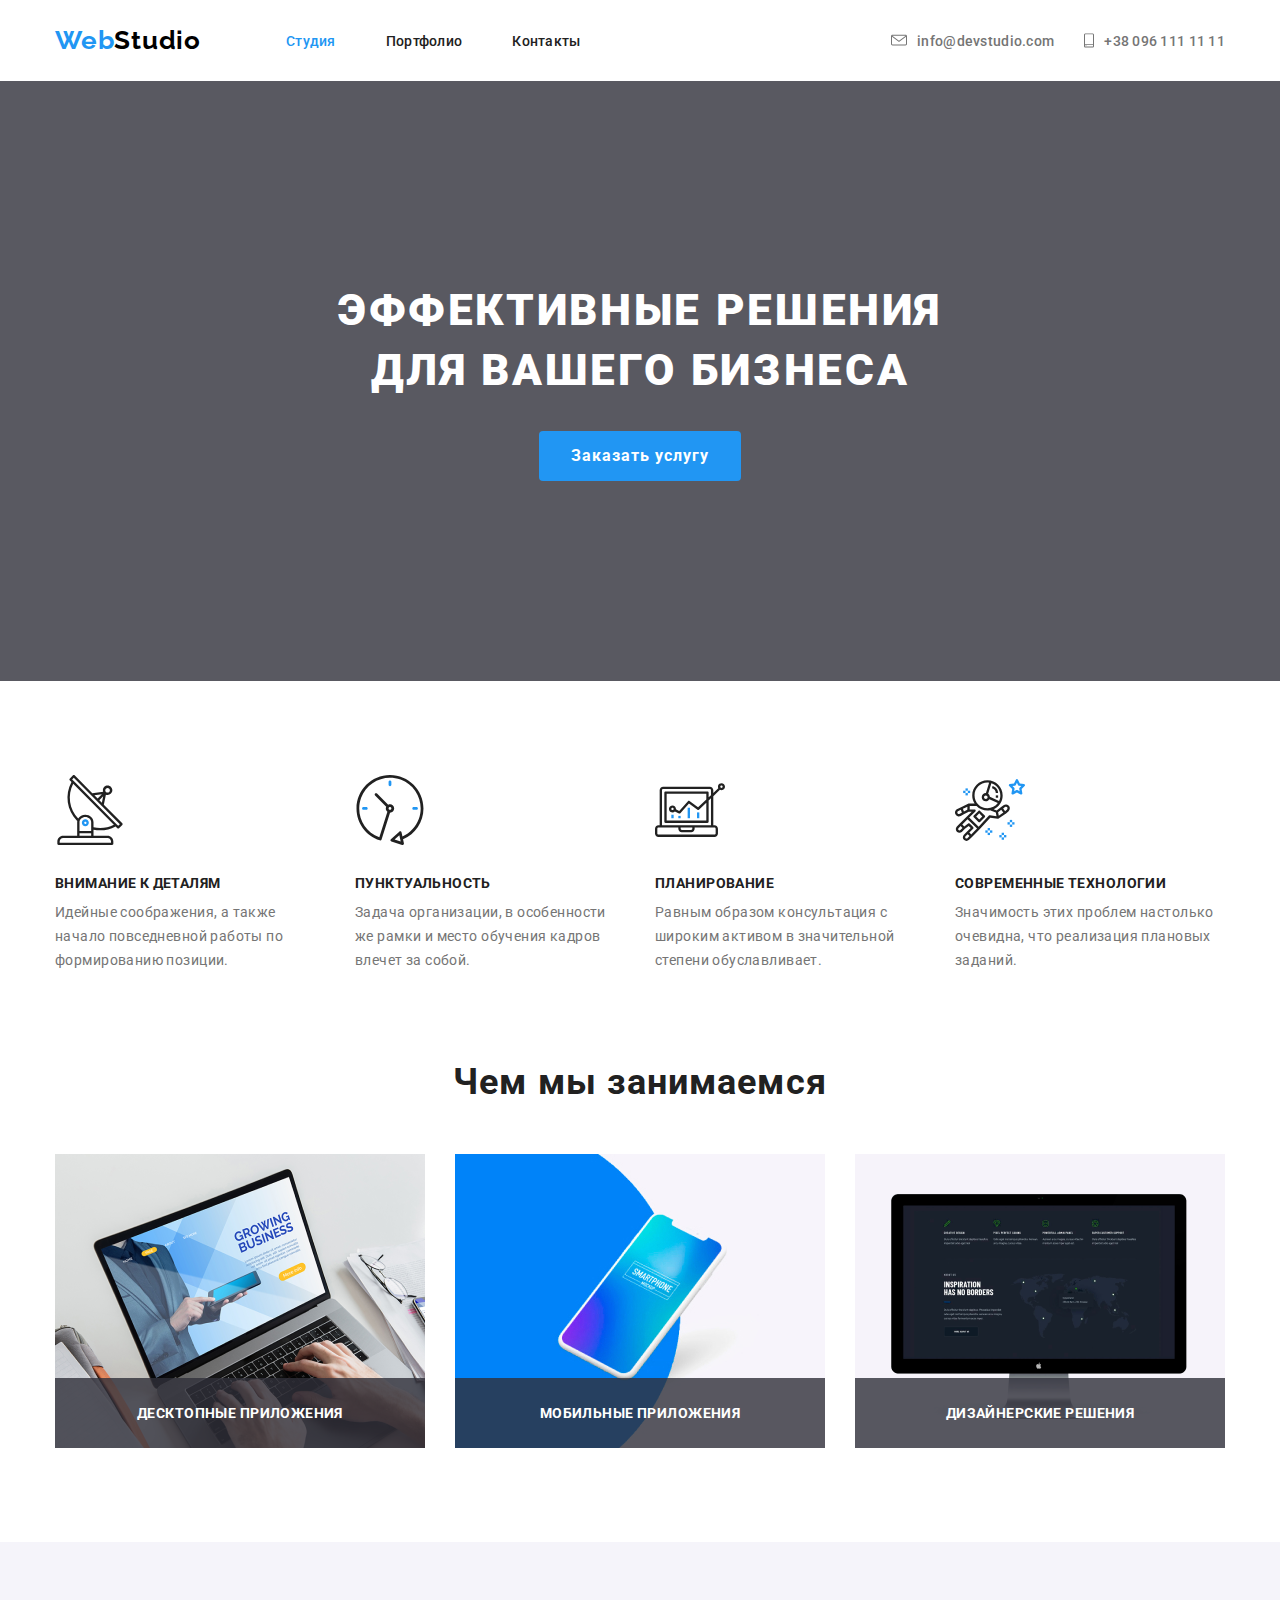
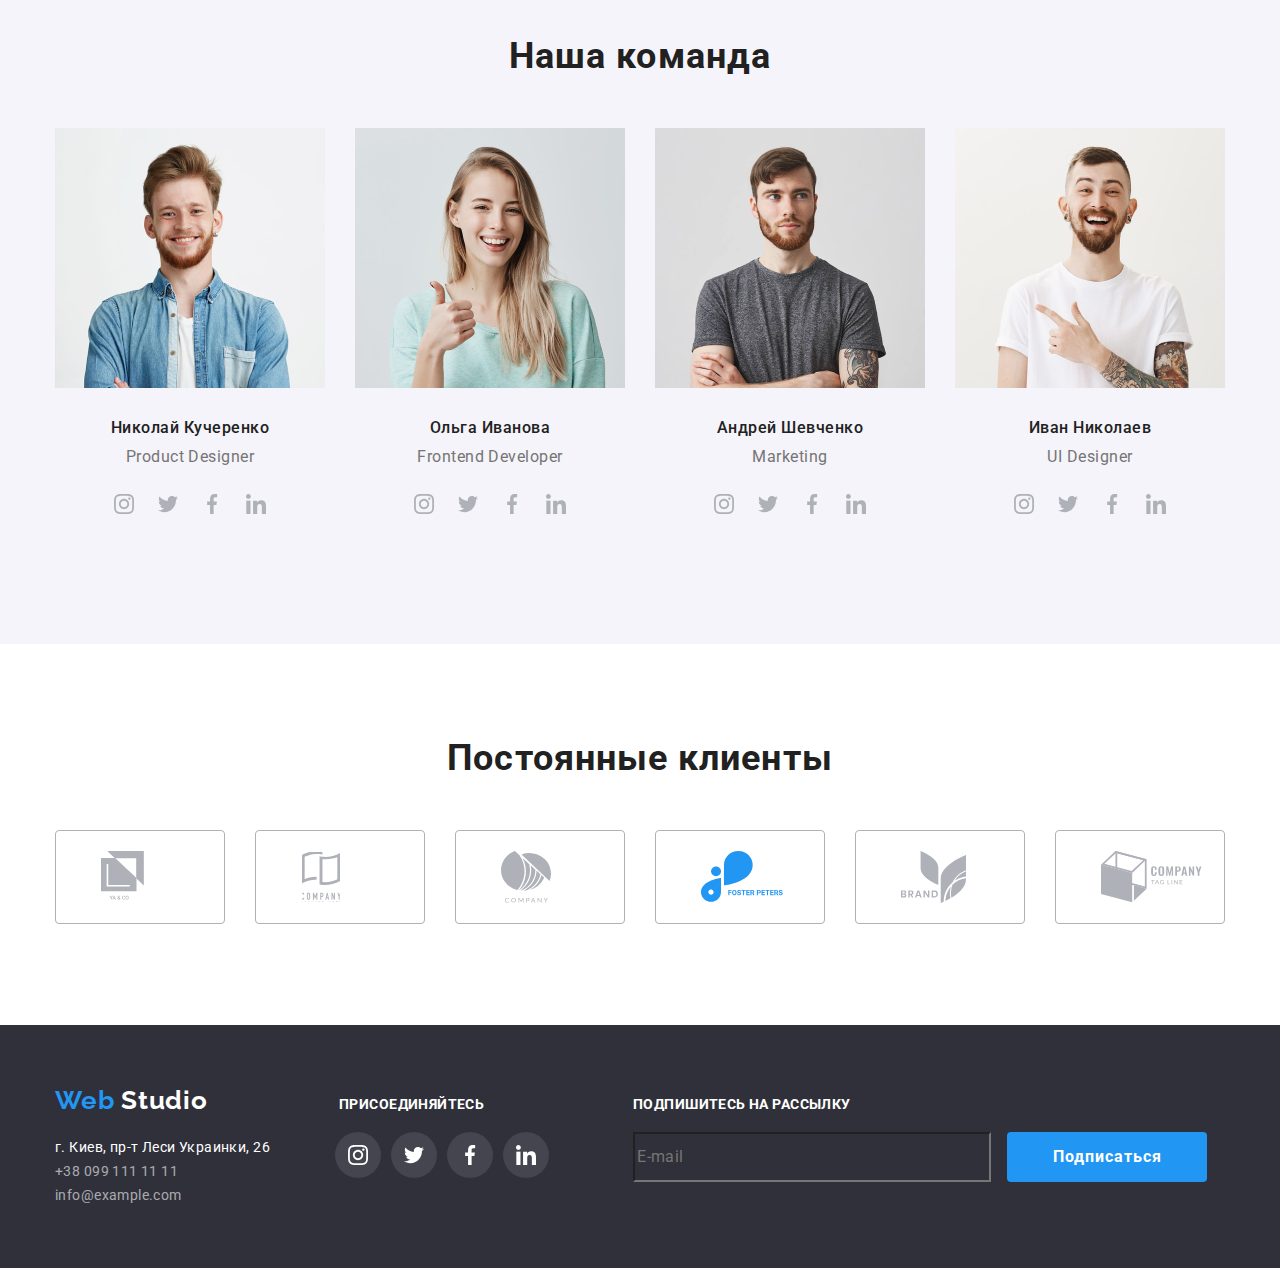
<file: index.html>
<!DOCTYPE html>
<html lang="ru">
  <head>
    <meta charset="UTF-8" />
    <meta name="viewport" content="width=device-width, initial-scale=1.0" />
    <title>Web Studio</title>
    <link href="https://fonts.googleapis.com/css2?family=Raleway:wght@700&family=Roboto:wght@300;500;700;900&display=swap"
      rel="stylesheet">
      <link rel="stylesheet" href="./css/normalize.css">
    <link rel="stylesheet" href="./css/styles.css" />
  </head>
  <body>
    <!--верхня лінія-->
    <header class="page-header">
     <div class="container nav-contact">
       <a class="logo" href="./index.html">
      <span class="first-part-logo">Web </span> Studio
       </a>
    <nav>
      <ul class="site-nav list">
        <li class="iten"><a class="site-current" href="./index.html">Студия</a></li>
        <li class="iten"><a href="./portfolio.html">Портфолио</a></li>
        <li class="iten"><a href="#">Контакты</a></li>
      </ul>
    </nav>
    <ul class="contact-us list">
      <li class="iten"><a href="mailto:info@devstudio.com"><img src="./images/contacts/envelope.svg" alt="конверт">info@devstudio.com</a></li>
      <li class="iten"><a href="tel:+380961111111"><img src="./images/contacts/smartphone.svg" alt="телефон">+38 096 111 11 11</a></li>
    </ul>
  </div>
    </header>
    <!--особливий контент сторінки-->
    <main>
      <!--шапка-->
      <section class="hero">
        <div class="hero-padding">
          <h1 class="hero-title">Эффективные решения <br>для вашего бизнеса</h1>
          <button class="button">Заказать услугу</button>
        </div>
        
      </section>
      <!--особливості компанії, чим вони виділяються-->
      <section class="section">
       <div class="container">
          <h2 hidden class="section-title">Особенности</h2>
          <ul class="features list">
            <li class="iten">
              <img class="logo-features" src="./images/osobennosti/antenna.svg" alt="антена" width="70" />
              <h3 class="section-subtitle">Внимание к деталям</h3>
              <p class="text">
                Идейные соображения, а также начало повседневной работы по
                формированию позиции.
              </p>
            </li>
            <li class="iten">
              <img class="logo-features" src="./images/osobennosti/clock.svg" alt="часы" width="70" />
              <h3 class="section-subtitle">Пунктуальность</h3>
              <p class="text">
                Задача организации, в особенности же рамки и место обучения кадров
                влечет за собой.
              </p>
            </li>
            <li class="iten">
              <img class="logo-features" src="./images/osobennosti/diagram.svg" alt="диаграма" width="70" />
              <h3 class="section-subtitle">Планирование</h3>
              <p class="text">
                Равным образом консультация с широким активом в значительной
                степени обуславливает.
                </pclass=>
            </li>
            <li class="iten">
              <img class="logo-features" src="./images/osobennosti/astronaut.svg" alt="астронавт" width="70" />
              <h3 class="section-subtitle">Современные технологии</h3>
              <p class="text">
                Значимость этих проблем настолько очевидна, что реализация
                плановых заданий.
              </p>
            </li>
          </ul>
          </div>
          </section>
          <!--які послуги надає компанія-->
          <section class="section-servise">
           <div class="container">
              <h2 class="section-title">Чем мы занимаемся</h2>
              <ul class="section-service-item list">
                <li class="iten">
                  <img class="pic-service" src="./images/what-they-do/img.png" alt="ноутбук на рабочем столе" width="370" />
                  <h3 class="section-service-subtitle">Десктопные приложения</h3>
                </li>
                <li class="iten">
                  <img class="pic-service" src="./images/what-they-do/cellphone.png" alt="мобильный телефон" width="370" />
                  <h3 class="section-service-subtitle">Мобильные приложения</h3>
                </li>
                <li class="iten">
                  <img class="pic-service" src="./images/what-they-do/screen.png" alt="экран компьютера" width="370" />
                  <h3 class="section-service-subtitle">Дизайнерские решения</h3>
                </li>
              </ul>
           </div>    
          </section>
      <!--команда-->
      <section class="section our-team">
       <div class="container">
          <h2 class="section-title ">Наша команда</h2>
          <ul class="team list">
            <li class="iten-team">
              <img class="img-team" src="./images/team/nikolo.png" alt="Николай Кучеренко" width="270" />
              
              <h3 class="section-subtitle team-size">Николай Кучеренко</h3>
              <p class="text size" lang="en">Product Designer</p>
              
              <ul class="social-iteam list">
                <li class="iten">
                  <a class="social-link" href="#" target="_blank" rel="noopener norefereer"
                    aria-label="сылка Instagram"><img src="./images/social/instagram.svg" alt=""></a>
                </li>
                <li class="iten">
                  <a class="social-link" href="#" target="_blank" rel="noopener norefereer" aria-label="сылка Twitter"><img src="./images/social/twitter.svg" alt=""></a>
                </li>
                <li class="iten">
                  <a class="social-link" href="#" target="_blank" rel="noopener norefereer"
                    aria-label="сылка Facebook"><img src="./images/social/facebook.svg" alt=""></a>
                </li>
                <li class="iten">
                  <a class="social-link" href="#" target="_blank" rel="noopener norefereer"
                    aria-label="сылка Linkedin"><img src="./images/social/linkedin.svg" alt=""></a>
                </li>
              </ul>
            </li>
            <li class="iten-team">
              <img class="img-team" src="./images/team/ola.png" alt="Ольга Иванова" width="270" />
              <h3 class="section-subtitle team-size">Ольга Иванова</h3>
              <p class="text size" lang="en">Frontend Developer</p>
              <ul class="social-iteam list">
                <li class="iten">
                  <a class="social-link" href="#" target="_blank" rel="noopener norefereer" aria-label="сылка Instagram"><img
                      src="./images/social/instagram.svg" alt=""></a>
                </li>
                <li class="iten">
                  <a class="social-link" href="#" target="_blank" rel="noopener norefereer" aria-label="сылка Twitter"><img
                      src="./images/social/twitter.svg" alt=""></a>
                </li>
                <li class="iten">
                  <a class="social-link" href="#" target="_blank" rel="noopener norefereer" aria-label="сылка Facebook"><img
                      src="./images/social/facebook.svg" alt=""></a>
                </li>
                <li class="iten">
                  <a class="social-link" href="#" target="_blank" rel="noopener norefereer" aria-label="сылка Linkedin"><img
                      src="./images/social/linkedin.svg" alt=""></a>
                </li>
              </ul>
            </li>
            <li class="iten-team">
              <img class="img-team" src="./images/team/andru.png" alt="Андрей Шевченко" width="270" />
              <h3 class="section-subtitle team-size">Андрей Шевченко</h3>
              <p class="text size" lang="en">Marketing</p>
              <ul class="social-iteam list">
                <li class="iten">
                  <a class="social-link" href="#" target="_blank" rel="noopener norefereer" aria-label="сылка Instagram"><img
                      src="./images/social/instagram.svg" alt=""></a>
                </li>
                <li class="iten">
                  <a class="social-link" href="#" target="_blank" rel="noopener norefereer" aria-label="сылка Twitter"><img
                      src="./images/social/twitter.svg" alt=""></a>
                </li>
                <li class="iten">
                  <a class="social-link" href="#" target="_blank" rel="noopener norefereer" aria-label="сылка Facebook"><img
                      src="./images/social/facebook.svg" alt=""></a>
                </li>
                <li class="iten">
                  <a class="social-link" href="#" target="_blank" rel="noopener norefereer" aria-label="сылка Linkedin"><img
                      src="./images/social/linkedin.svg" alt=""></a>
                </li>
              </ul>
            </li>
            <li class="iten-team">
              <img class="img-team" src="./images/team/jovani.png" alt="Иван Николаев" width="270" />
              <h3 class="section-subtitle team-size">Иван Николаев</h3>
              <p class="text size" lang="en">UI Designer</p>
              <ul class="social-iteam list">
                <li class="iten">
                  <a class="social-link" href="#" target="_blank" rel="noopener norefereer" aria-label="сылка Instagram"><img
                      src="./images/social/instagram.svg" alt=""></a>
                </li>
                <li class="iten">
                  <a class="social-link" href="#" target="_blank" rel="noopener norefereer" aria-label="сылка Twitter"><img
                      src="./images/social/twitter.svg" alt=""></a>
                </li>
                <li class="iten">
                  <a class="social-link" href="#" target="_blank" rel="noopener norefereer" aria-label="сылка Facebook"><img
                      src="./images/social/facebook.svg" alt=""></a>
                </li>
                <li class="iten">
                  <a class="social-link" href="#" target="_blank" rel="noopener norefereer" aria-label="сылка Linkedin"><img
                      src="./images/social/linkedin.svg" alt=""></a>
                </li>
              </ul>
            </li>
          </ul>
       </div>
      </section>
      <!--постійні клієнти-->
      <section class="section our-clients">
    <div class="container">
          <h2 class="section-title">Постоянные клиенты</h2>
          <ul class="client-items list">
            <li class="iten"><img src="./images/clients/logo-one.svg" alt=""></li>
            <li class="iten"><img src="./images/clients/logo-two.svg" alt=""></li>
            <li class="iten"><img src="./images/clients/logo-three.svg" alt=""></li>
            <li class="iten"><img src="./images/clients/logo-four.svg" alt=""></li>
            <li class="iten"><img src="./images/clients/logo-five.svg" alt=""></li>
            <li class="iten"><img src="./images/clients/logo-six.svg" alt=""></li>
          </ul>
    </div>
      </section>
    </main>
  <footer class="footer">
    <!--силка на головну сторінку, адреса і контакти-->
    <div class="container foot-div">
      <section class="section foot">
        <h2>
          <a class="logo foo" href="#">
            <span class="first-part-logo">Web</span><span class="second-part-logo"> Studio</span></a>
        </h2>
        <address>
          <ul class="info-about-compani list">
            <li>
              <a class="location-link" href="#">г. Киев, пр-т Леси Украинки, 26</a>
            </li>
            <li>
              <a class="number-link" href="tel:+380991111111">+38 099 111 11 11</a>
            </li>
            <li>
              <a class="mail-link" href="mailto:info@example.com">info@example.com</a>
            </li>
          </ul>
        </address>
      </section>
      <!--силки на соц мережі компанії-->
      <div class="follow-us-div">
        <span class="follow-us-text">присоединяйтесь</span>
        <ul class="footer-social-iteam list">
          <li class="iten">
            <a class="footer-social-link" href="#" target="_blank" rel="noopener norefereer"
              aria-label="сылка Instagram"><img src="./images/social/instagram-sec.svg" alt=""></a>
          </li>
          <li class="iten">
            <a class="footer-social-link" href="#" target="_blank" rel="noopener norefereer"
              aria-label="сылка Twitter"><img src="./images/social/twitter-sec.svg" alt=""></a>
          </li>
          <li class="iten">
            <a class="footer-social-link" href="#" target="_blank" rel="noopener norefereer"
              aria-label="сылка Facebook"><img src="./images/social/facebook-sec.svg" alt=""></a>
          </li>
          <li class="iten">
            <a class="footer-social-link" href="#" target="_blank" rel="noopener norefereer"
              aria-label="сылка Linkedin"><img src="./images/social/linkedin-sec.svg" alt=""></a>
          </li>
        </ul>
      </div>
      <!--форма для бажаючих отримати розсилку-->
      <div>
        <span class="follow-us-text">подпишитесь на рассылку</span>
        <!--знаю, що для задуманої роботи моє написання форми, можливо, неправильне, але хотіла, щоб візуально виглядало подібно :) -->
        <form class="form" action="#">
          <label>
            <input class="email-box" type="email" placeholder="E-mail" />
          </label>
          <button class="button btn-footer" type="submit">Подписаться</button>
        </form>
      </div>
    </div>
  </footer>
  </body>
</html>
</file>
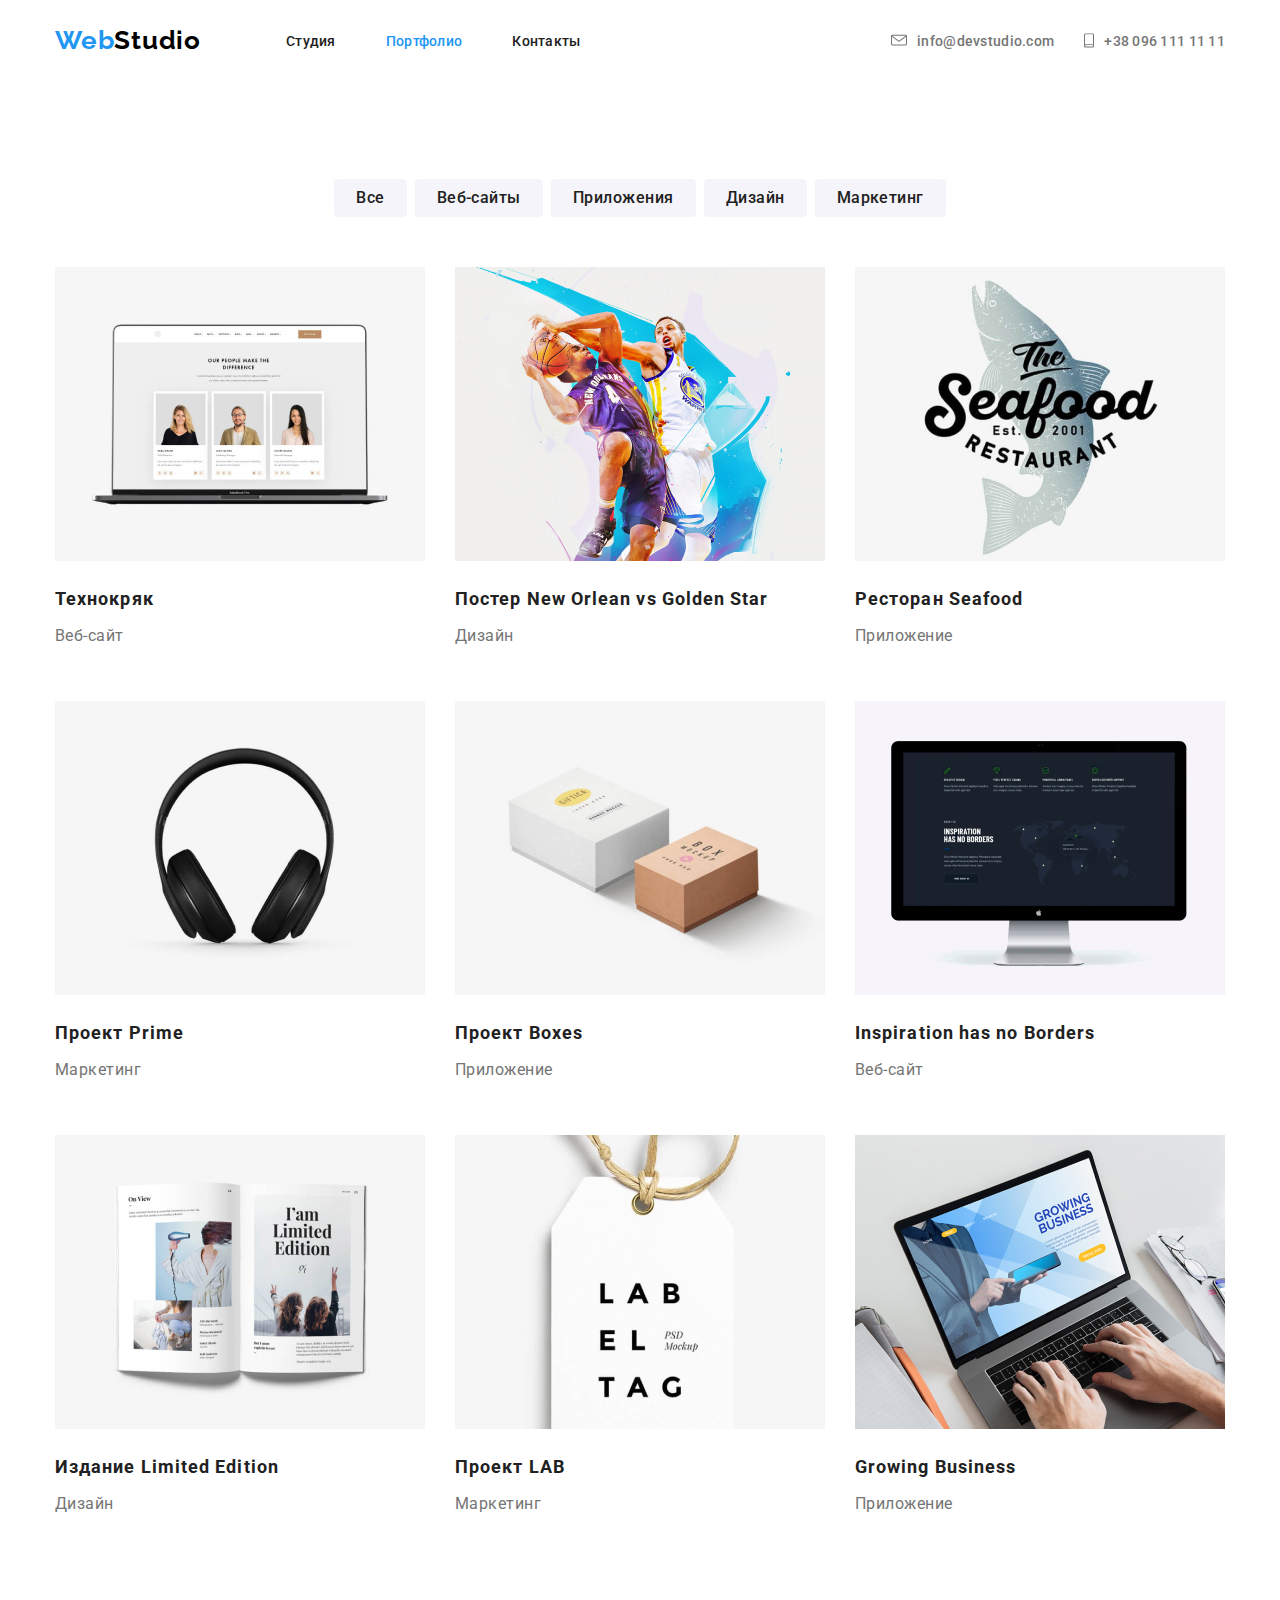
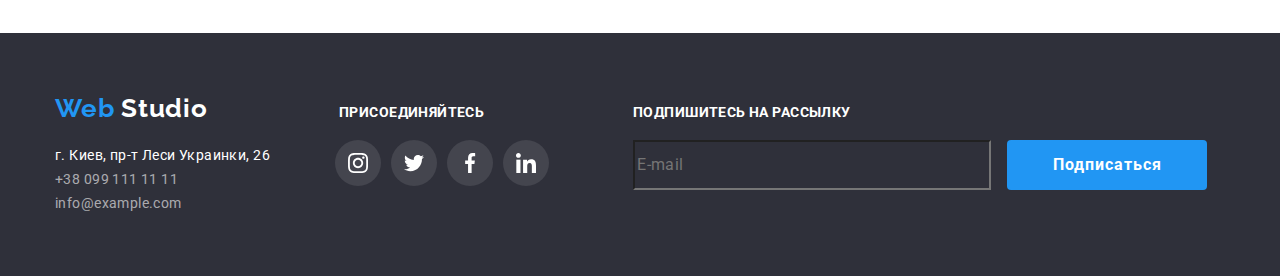
<file: portfolio.html>
<!DOCTYPE html>
<html lang="ru">
  <head>
    <meta charset="UTF-8" />
    <meta name="viewport" content="width=device-width, initial-scale=1.0" />
    <title>Портфолио</title>
    <link
      href="https://fonts.googleapis.com/css2?family=Raleway:wght@700&family=Roboto:wght@300;500;700;900&display=swap"
      rel="stylesheet"
    />
    <link rel="stylesheet" href="./css/normalize.css">
    <link rel="stylesheet" href="./css/styles.css" />
  </head>
  <body>
    <header class="page-header">
      <div class="container nav-contact">
        <a class="logo" href="./index.html">
        <span class="first-part-logo">Web</span> Studio
      </a>
      <nav>
        <ul class="site-nav list">
          <li class="iten"><a href="./index.html">Студия</a></li>
          <li class="iten"><a class="site-current" href="./portfolio.html">Портфолио</a></li>
          <li class="iten"><a href="#">Контакты</a></li>
        </ul>
      </nav>
      <ul class="contact-us list">
        <li class="iten"><a href="mailto:info@devstudio.com"><img src="./images/contacts/envelope.svg"
              alt="конверт">info@devstudio.com</a></li>
        <li class="iten"><a href="tel:+380961111111"><img src="./images/contacts/smartphone.svg" alt="телефон">+38 096 111 11 11</a>
        </li>
      </ul>
    </div>
    </header>
    <main>
      <section class="section portfolio">
        <div class="container">
          <h1 class="list">
            <ul class="button-items list">
              <li class="iten"><button class="button-nav" type="button">Все</button></li>
              <li class="iten"><button class="button-nav" type="button">Веб-сайты</button></li>
              <li class="iten"><button class="button-nav" type="button">Приложения</button></li>
              <li class="iten"><button class="button-nav" type="button">Дизайн</button></li>
              <li class="iten"><button class="button-nav" type="button">Маркетинг</button></li>
            </ul>
        </div>
       
      </section>
      <section class="section pro">
       <div class="container">
          <h2 hidden class="section-title">Наши проекты</h2>
          <ul class="projects-items list">
            <li class="iten">
              <a href="#"><img class="pic-project" src="./images/portfolio_all/img-odyn.jpg"
                  alt="Главная страница сайта Технокряк" width="370" />
                <p hidden class="text-project">
                  Технокряк это современная площадка распространения коронавируса.
                  Компании используют эту платформу для цифрового шпионажа и атак
                  на защищённые сервера конкурентов.
                </p>
                <h3 class="section-subtitle project-size">Технокряк</h3>
                <p class="text text-project-size"">Веб-сайт</p>
                      </a>
            </li>
            <li class="iten">
              <a href=" #"><img class="pic-project" src="./images/portfolio_all/img-dwa.jpg"
                    alt="Постер New Orlean vs Golden Star" width="370" />
                <p hidden class="text-project">
                    Технокряк это современная площадка распространения коронавируса.
                    Компании используют эту платформу для цифрового шпионажа и атак
                    на защищённые сервера конкурентов.
                </p>
                  <h3 class="section-subtitle project-size">
                    Постер New Orlean vs Golden Star
                  </h3>
                  <p class="text text-project-size"">Дизайн</p>
                      </a>
            </li>
            <li class="iten">
              <a href=" #"><img class="pic-project" src="./images/portfolio_all/img-try.jpg" alt="Ресторан Seafood"
                      width="370" />
                  <p hidden class="text-project">
                    Технокряк это современная площадка распространения коронавируса.
                    Компании используют эту платформу для цифрового шпионажа и атак
                    на защищённые сервера конкурентов.
                  </p>
                  <h3 class="section-subtitle project-size">Ресторан Seafood</h3>
                  <p class="text text-project-size"">Приложение</p>
                      </a>
            </li>
            <li class="iten">
              <a href=" #"><img img class="pic-project" src="./images/portfolio_all/img-cztery.jpg" alt="Наушники"
                      width="370" />
                  <p hidden class="text-project">
                    Технокряк это современная площадка распространения коронавируса.
                    Компании используют эту платформу для цифрового шпионажа и атак
                    на защищённые сервера конкурентов.
                  </p>
                  <h3 class="section-subtitle project-size">Проект Prime</h3>
                  <p class="text text-project-size"">Маркетинг</p>
                      </a>
            </li>
            <li class="iten">
              <a href=" #"><img img class="pic-project" src="./images/portfolio_all/img-piec.jpg" alt="Две коробки"
                      width="370" />
                  <p hidden class="text-project">
                    Технокряк это современная площадка распространения коронавируса.
                    Компании используют эту платформу для цифрового шпионажа и атак
                    на защищённые сервера конкурентов.
                  </p>
                  <h3 class="section-subtitle project-size">Проект Boxes</h3>
                  <p class="text text-project-size"">Приложение</p>
                      </a>
            </li>
            <li class="iten">
              <a href=" #"><img img class="pic-project" src="./images/portfolio_all/img-szesc.jpg" alt="Экран компьютера"
                      width="370" />
                  <p hidden class="text-project">
                    Технокряк это современная площадка распространения коронавируса.
                    Компании используют эту платформу для цифрового шпионажа и атак
                    на защищённые сервера конкурентов.
                  </p>
                  <h3 class="section-subtitle project-size">
                    Inspiration has no Borders
                  </h3>
                  <p class="text text-project-size"">Веб-сайт</p>
                      </a>
            </li>
            <li class="iten">
              <a href=" #"><img img class="pic-project" src="./images/portfolio_all/img-siedem.jpg"
                      alt="Издание Limited Edition" width="370" />
                  <p hidden class="text-project">
                    Технокряк это современная площадка распространения коронавируса.
                    Компании используют эту платформу для цифрового шпионажа и атак
                    на защищённые сервера конкурентов.
                  </p>
                  <h3 class="section-subtitle project-size">
                    Издание Limited Edition
                  </h3>
                  <p class="text text-project-size"">Дизайн</p>
                      </a>
            </li>
            <li class="iten">
              <a href=" #"><img img class="pic-project" src="./images/portfolio_all/img-osiem.jpg" alt="Метка"
                      width="370" />
                  <p hidden class="text-project">
                    Технокряк это современная площадка распространения коронавируса.
                    Компании используют эту платформу для цифрового шпионажа и атак
                    на защищённые сервера конкурентов.
                  </p>
                  <h3 class="section-subtitle project-size">Проект LAB</h3>
                  <p class="text text-project-size"">Маркетинг</p>
                      </a>
            </li>
            <li class="iten">
              <a href=" #"><img img class="pic-project" src="./images/portfolio_all/img-dziewiec.jpg" alt="ноутбук"
                      width="370" />
                  <p hidden class="text-project">
                    Технокряк это современная площадка распространения коронавируса.
                    Компании используют эту платформу для цифрового шпионажа и атак
                    на защищённые сервера конкурентов.
                  </p>
                  <h3 class="section-subtitle project-size">Growing Business</h3>
                  <p class="text text-project-size">Приложение</p>
              </a>
            </li>
          </ul>
       </div>
      </section>
    </main>
    <footer class="footer">
      <!--силка на головну сторінку, адреса і контакти-->
      <div class="container foot-div">
        <section class="section foot">
          <h2>
            <a class="logo foo" href="#">
              <span class="first-part-logo">Web</span><span class="second-part-logo"> Studio</span></a>
          </h2>
          <address>
            <ul class="info-about-compani list">
              <li>
                <a class="location-link" href="#">г. Киев, пр-т Леси Украинки, 26</a>
              </li>
              <li>
                <a class="number-link" href="tel:+380991111111">+38 099 111 11 11</a>
              </li>
              <li>
                <a class="mail-link" href="mailto:info@example.com">info@example.com</a>
              </li>
            </ul>
          </address>
        </section>
        <!--силки на соц мережі компанії-->
        <div class="follow-us-div">
          <span class="follow-us-text">присоединяйтесь</span>
          <ul class="footer-social-iteam list">
            <li class="iten">
              <a class="footer-social-link" href="#" target="_blank" rel="noopener norefereer"
                aria-label="сылка Instagram"><img src="./images/social/instagram-sec.svg" alt=""></a>
            </li>
            <li class="iten">
              <a class="footer-social-link" href="#" target="_blank" rel="noopener norefereer" aria-label="сылка Twitter"><img
                  src="./images/social/twitter-sec.svg" alt=""></a>
            </li>
            <li class="iten">
              <a class="footer-social-link" href="#" target="_blank" rel="noopener norefereer"
                aria-label="сылка Facebook"><img src="./images/social/facebook-sec.svg" alt=""></a>
            </li>
            <li class="iten">
              <a class="footer-social-link" href="#" target="_blank" rel="noopener norefereer"
                aria-label="сылка Linkedin"><img src="./images/social/linkedin-sec.svg" alt=""></a>
            </li>
          </ul>
        </div>
        <!--форма для бажаючих отримати розсилку-->
        <div>
          <span class="follow-us-text">подпишитесь на рассылку</span>
          <!--знаю, що для задуманої роботи моє написання форми, можливо, неправильне, але хотіла, щоб візуально виглядало подібно :) -->
          <form class="form" action="#">
            <label>
              <input class="email-box" type="email" placeholder="E-mail" />
            </label>
            <button class="button btn-footer" type="submit">Подписаться</button>
          </form>
        </div>
      </div>
    </footer>
  </body>
</html>
</file>
<file: css/styles.css>
html {
  box-sizing: border-box;
}

*,
*::before,
*::after {
  box-sizing: inherit;
}

:root {
  --primary-text-color: #757575;
  --title-text-color: #212121;
  --accent: #2196f3;
  --wight-color: #ffffff;
  --black-color: #000000;
}

body {
  font-family: Roboto, sans-serif;
  background-color: #ffffff;
  color: var(--primary-text-color);
}
.list {
  padding: 0;
  margin: 0;
  list-style: none;
}
a {
  text-decoration: none;
}
img {
  display: block;
}

/*Page Header*/
/*.page-header {
  background-color: #ccc;
}*/

.nav-contact {
  display: flex;
  align-items: center;
}
.container {
  width: 1200px;
  margin-left: auto;
  margin-right: auto;
  padding-left: 15px;
  padding-right: 15px;
  /*outline: 2px solid #2f303a;*/
}

.logo {
  display: flex;
  margin-top: 25px;
  margin-bottom: 25px;

  font-family: Raleway, sans-serif;
  font-weight: 700;
  font-size: 26px;
  line-height: 1.192;

  letter-spacing: 0.03em;
  color: var(--black-color);
}

.first-part-logo {
  color: var(--accent);
}

/*site nav*/
.site-nav {
  display: flex;
  margin-left: 85px;
}

.site-nav .iten + .iten {
  margin-left: 50px;
}
/*.site-nav .iten:not(:last-child) {
  margin-right: 50px;
} -----------------------the same what we have  last one before*/

.site-nav a {
  display: block;
  padding-top: 32px;
  padding-bottom: 32px;
  font-weight: 500;
  font-size: 14px;
  line-height: 1.142;
  letter-spacing: 0.02em;
  color: var(--title-text-color);
}

.site-nav a:hover,
.site-nav a:focus {
  color: var(--accent);
}
.site-nav .site-current {
  color: var(--accent);
}

/*contacts us*/
.contact-us {
  display: flex;
  margin-left: auto;
}
.contact-us .iten + .iten {
  margin-left: 30px;
}
.contact-us a {
  display: flex;
  padding-top: 32px;
  padding-bottom: 32px;
  font-weight: 500;
  font-size: 14px;
  line-height: 1.142;
  letter-spacing: 0.02em;
  color: var(--primary-text-color);
}

.contact-us a:hover,
.contact-us a:focus {
  color: var(--accent);
}
.contact-us img {
  display: inline;
  margin-right: 10px;
}
/*hero*/

.hero {
  text-align: center;
  background-color: rgba(47, 48, 58, 0.8);
  height: 600px;
}
.hero-title {
  margin-top: 0;
  margin-bottom: 30px;
  font-weight: 900;
  font-size: 44px;
  line-height: 1.363;
  text-align: center;
  letter-spacing: 0.06em;
  text-transform: uppercase;
  color: var(--wight-color);

  /*outline: 2px solid tomato;*/
}

.hero-padding {
  padding-top: 200px;
  padding-bottom: 200px;
  scroll-padding-left: 452px;
  scroll-padding-right: 452px;
}
/*main*/
.section {
  padding-top: 94px;
  padding-bottom: 89px;
}
.section.no-padding {
  padding-bottom: 94;
  padding-top: 0;
}
.section-title,
.section-subtitle {
  color: var(--title-text-color);
}
.section-title {
  margin-top: 0;
  margin-bottom: 50px;
  font-weight: 700;
  font-size: 36px;
  line-height: 1.166;
  text-align: center;
  letter-spacing: 0.03em;
}
.section-subtitle {
  margin-top: 0;
  margin-bottom: 10px;
  font-weight: 700;
  font-size: 14px;
  line-height: 1.142;
  letter-spacing: 0.03em;
  text-transform: uppercase;
}
.text {
  margin-top: 0;
  margin-bottom: 0;
  font-weight: 400;
  font-size: 14px;
  line-height: 1.714;
  letter-spacing: 0.03em;
}
.features {
  display: flex;
  flex-wrap: wrap;
  justify-content: space-between;
}
.features .iten {
  width: 270px;
}
.logo-features {
  margin-bottom: 30px;
}
.section-servise {
  padding-top: 0;
  padding-bottom: 94px;
}
.section-service-item {
  display: flex;
}
.section-service-item .iten {
  margin-right: 30px;
  width: 370px;
}
.section-service-item .iten:nth-child(3n) {
  margin-right: 0;
}
.section-service-subtitle {
  display: inline-block;
  min-width: 370px;
  height: 70px;
  margin-bottom: 0;
  margin-top: 0;
  padding: 27px 82px;
  font-weight: 700;
  font-size: 14px;
  line-height: 1.142;
  align-items: center;
  text-align: center;
  letter-spacing: 0.03em;
  text-transform: uppercase;
  color: var(--wight-color);
  background-color: rgba(47, 48, 58, 0.8);
}
.pic-service {
  margin-bottom: -70px;
}

.section.our-team {
  padding-bottom: 94px;
  background-color: #f5f4fa;
}
.section.our-clients {
  padding-bottom: 101px;
}

.team {
  display: flex;
}
.team .iten-team {
  margin-right: 30px;
  width: 270px;
}
.team .iten-team:nth-child(4n) {
  margin-right: 0;
}
ul > .img-team {
  display: inline-block;
}
.img-team {
  margin-bottom: 30px;
}
.team-size {
  font-weight: 500;
  font-size: 16px;
  line-height: 1.1875;
  text-align: center;
  letter-spacing: 0.03em;
  text-transform: none;
}
.size {
  margin-top: 0;
  margin-bottom: 16px;
  font-weight: 400;
  font-size: 16px;
  line-height: 1.187;
  text-align: center;
  letter-spacing: 0.03em;
}

.social-iteam {
  display: flex;
  justify-content: center;
  width: 206px;
  height: 44px;
  margin-left: auto;
  margin-right: auto;
  margin-bottom: 24px;
}
.social-iteam .iten {
  padding: 12px;
}
/* .social-link {
  color: var(--primary-text-color);
} */

.social-iteam .iten:hover,
.social-iteam .iten:focus {
  border: 1px solid transparent;
  border-radius: 360px;
  background-color: var(--accent);
}
/* .social-link:hover,
.social-link:focus {
  color: var(--wight-color);
  background-color: var(--accent);
} */

.client-items {
  display: flex;
}
.client-items .iten {
  display: flex;
  width: 170px;
  padding: 20px 45px;
  border: 1px solid #afb1b8;
  box-sizing: border-box;
  border-radius: 4px;
}
.client-items .iten + .iten {
  margin-left: 30px;
}

/*button*/

.button {
  min-width: 200px;
  padding: 10px 32px;
  border-radius: 4px;
  border: transparent;
  font-weight: 700;
  font-size: 16px;
  line-height: 1.87;
  align-items: center;
  text-align: center;
  letter-spacing: 0.06em;
  color: var(--wight-color);
  background-color: var(--accent);
}

.button-nav {
  display: inline-block;
  border-radius: 4px;
  padding: 6px 22px;
  border: transparent;
  font-weight: 500;
  font-size: 16px;
  line-height: 1.625;
  text-align: center;
  letter-spacing: 0.03em;
  color: var(--title-text-color);
  background-color: #f5f4fa;
}
.btn-footer {
  padding: 10px 28px 10px 29px;
}
.button-nav:hover,
.button-nav:focus {
  color: var(--wight-color);
  background-color: var(--accent);
}
/*main portfolio*/
.section.portfolio {
  padding-top: 93px;
  padding-bottom: 50px;
}
.section.pro {
  padding-top: 0;
  padding-bottom: 94px;
}
.button-items {
  display: flex;
  justify-content: center;
}
.button-items .iten + .iten {
  margin-left: 8px;
}
.projects-items {
  display: flex;
  flex-wrap: wrap;
}
.projects-items .iten {
  width: 370px;
  margin-right: 30px;
  margin-bottom: 30px;
}

.projects-items .iten:nth-child(3n) {
  margin-right: 0;
}
.projects-items .iten:nth-last-child(-n + 3) {
  margin-bottom: 0;
}
.text {
  color: var(--primary-text-color);
}

.text-project {
  margin-bottom: 0;
  padding: 63px 24px;
  font-weight: 400;
  font-size: 18px;
  line-height: 1.56;
  letter-spacing: 0.03em;
  color: var(--wight-color);
  background-color: rgba(33, 150, 243, 0.9);
}

.project-size {
  margin-bottom: 4px;
  margin-top: 0;
  font-weight: 700;
  font-size: 18px;
  line-height: 2;
  letter-spacing: 0.06em;
  text-transform: none;
}

.text-project-size {
  margin-top: 0;
  margin-bottom: 20px;
  font-weight: 400;
  font-size: 16px;
  line-height: 1.87;
  letter-spacing: 0.03em;
}

.pic-project {
  margin-top: 0;
  margin-bottom: 20px;
}

/*footer*/
.footer {
  background-color: #2f303a;
}
.foot-div {
  display: flex;
  align-items: baseline;
}
.second-part-logo {
  color: var(--wight-color);
}

.logo.foo {
  display: inline-block;
  margin-top: 60px;
  margin-bottom: 20px;
}
.section.foot {
  padding-top: 0;
  padding-bottom: 0;
}
h2 {
  margin-top: 0;
  margin-bottom: 0;
}
h2 > a {
  display: inline-block;
  margin-bottom: 20px;
  margin-top: 60px;
}
.info-about-compani {
  display: inline-block;
  margin-bottom: 60px;
  font-weight: 400;
  font-size: 14px;
  line-height: 1.71;
  letter-spacing: 0.03em;
  font-style: normal;
}

.location-link,
.number-link {
  margin-bottom: 9px;
  margin-top: 0;
}
.mail-link {
  margin-bottom: 60px;
  margin-top: 0;
}
.location-link {
  color: var(--wight-color);
}
.number-link,
.mail-link {
  color: rgba(255, 255, 255, 0.6);
}
.follow-us-div {
  width: 206px;
  margin-right: 88px;
  margin-left: 69px;
}
.follow-us-text {
  display: inline-block;
  margin-bottom: 20px;
  font-weight: 700;
  font-size: 14px;
  line-height: 1.142;
  letter-spacing: 0.03em;
  text-transform: uppercase;
  color: var(--wight-color);
}
.footer-social-iteam {
  display: flex;
  justify-content: center;
  margin-left: auto;
  margin-right: auto;
}
.footer-social-iteam .iten {
  border: 1px solid transparent;
  padding: 12px;
  border-radius: 360px;
  background-color: rgba(255, 255, 255, 0.1);
}
.footer-social-link {
  color: var(--wight-color);
  background-color: rgba(255, 255, 255, 0.1);
}
.footer-social-iteam .iten:not(:last-child) {
  margin-right: 10px;
}

.footer-social-iteam .iten:hover,
.footer-social-iteam .iten:focus {
  border: 1px solid transparent;
  border-radius: 360px;
  background-color: var(--accent);
}
.email-box {
  width: 358px;
  height: 50px;

  margin-right: 12px;
  font-weight: 400;
  font-size: 16px;
  line-height: 1.25;
  align-items: center;
  letter-spacing: 0.03em;
  color: rgba(255, 255, 255, 0.6);
  background-color: #2f303a;
}
.form {
  vertical-align: inherit;
}
</file>
